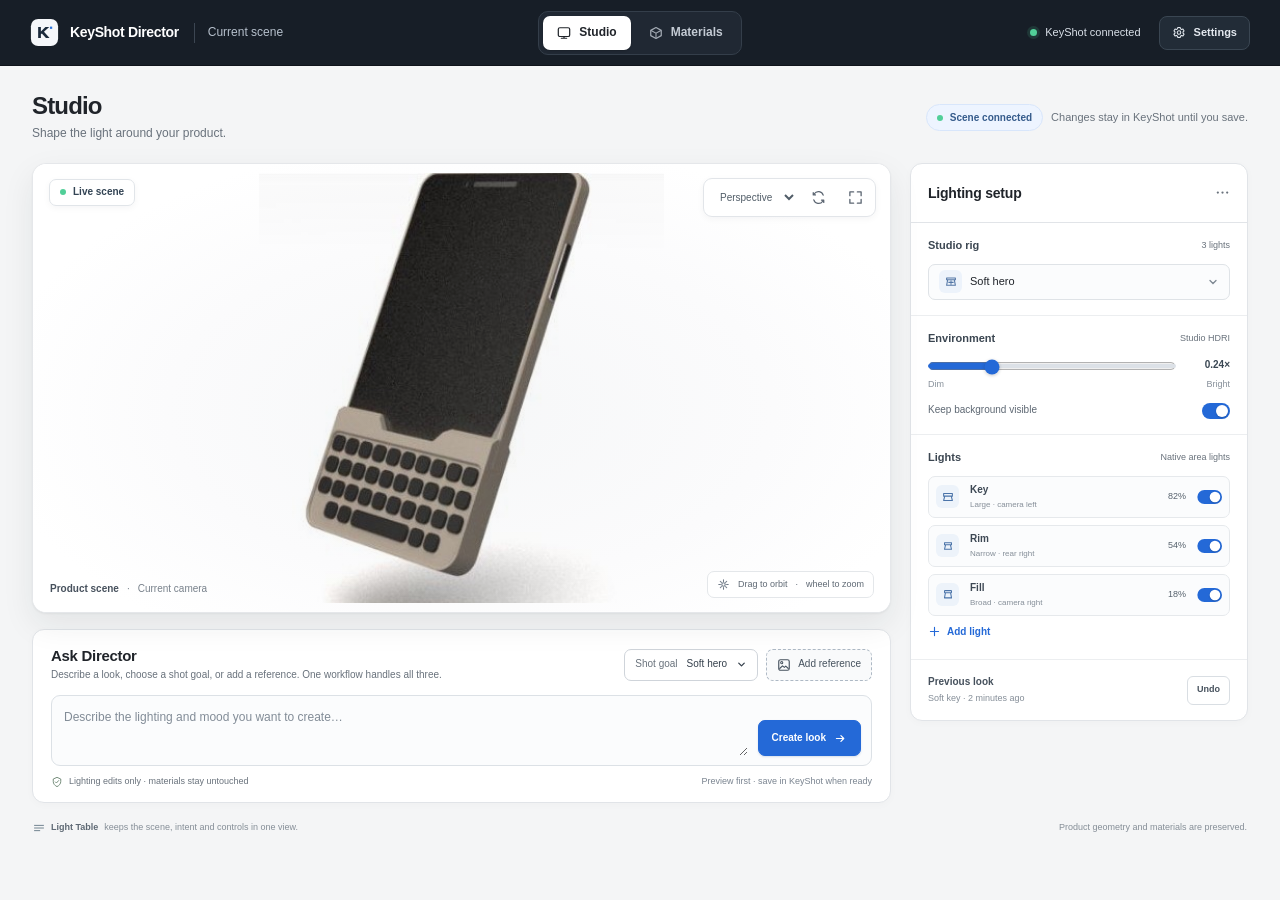
<file: docs/ui-redesign-concept/index.html>
<!doctype html>
<html lang="en">
<head>
  <meta charset="utf-8">
  <meta name="viewport" content="width=device-width, initial-scale=1">
  <title>KeyShot Director — redesign concept</title>
  <style>
    :root {
      color-scheme: light;
      --ink: #20242a;
      --ink-soft: #48515c;
      --muted: #69727c;
      --faint: #8b949e;
      --line: #e1e4e8;
      --line-strong: #cfd4da;
      --paper: #f4f5f6;
      --surface: #fff;
      --surface-soft: #f8f9fa;
      --nav: #171e27;
      --nav-muted: #b6c0cc;
      --blue: #2469d7;
      --blue-hover: #175abf;
      --blue-soft: #eef4ff;
      --green: #19a36c;
      --green-soft: #e9f7f0;
      --amber: #b46b14;
      --r-sm: 8px;
      --r-md: 12px;
      --r-lg: 16px;
      --shadow-stage: 0 12px 32px rgba(25, 32, 42, .08), 0 1px 2px rgba(25, 32, 42, .05);
      --shadow-pop: 0 8px 24px rgba(25, 32, 42, .10), 0 1px 3px rgba(25, 32, 42, .08);
      font-family: Inter, "Segoe UI", -apple-system, BlinkMacSystemFont, Arial, sans-serif;
      font-synthesis: none;
      text-rendering: optimizeLegibility;
      -webkit-font-smoothing: antialiased;
      -moz-osx-font-smoothing: grayscale;
    }
    * { box-sizing: border-box; }
    body { margin: 0; min-width: 360px; background: var(--paper); color: var(--ink); font-size: 13px; line-height: 1.45; }
    button, input, textarea, select { font: inherit; color: inherit; }
    button { cursor: pointer; }
    button:focus-visible, input:focus-visible, textarea:focus-visible, select:focus-visible { outline: 3px solid #78a8f4; outline-offset: 2px; }
    ::selection { background: #cfe0ff; color: #142848; }
    .topbar { height: 66px; display: grid; grid-template-columns: 1fr auto 1fr; align-items: center; gap: 24px; padding: 0 30px; background: var(--nav); color: #fff; border-bottom: 1px solid #0f141b; }
    .brand { min-width: 0; display: flex; align-items: center; gap: 11px; }
    .brand-mark { width: 29px; height: 29px; flex: none; display: block; }
    .brand-name { font-size: 14px; font-weight: 660; letter-spacing: -.025em; white-space: nowrap; }
    .brand-divider { height: 20px; width: 1px; background: #3c4652; margin: 0 2px 0 4px; }
    .scene-name { overflow: hidden; color: var(--nav-muted); font-size: 12px; text-overflow: ellipsis; white-space: nowrap; }
    .workspace-nav { display: flex; align-items: center; gap: 4px; padding: 4px; border: 1px solid #343e4a; border-radius: 10px; background: #202833; }
    .nav-button { display: inline-flex; align-items: center; gap: 8px; height: 34px; padding: 0 14px; color: #c4cbd4; background: transparent; border: 0; border-radius: 7px; font-size: 12px; font-weight: 570; transition: background .18s ease, color .18s ease; }
    .nav-button svg { opacity: .8; }
    .nav-button:hover { color: #fff; background: #2b3541; }
    .nav-button[aria-current="page"] { color: #20242a; background: #fff; box-shadow: 0 1px 2px #0003; }
    .nav-button[aria-current="page"] svg { opacity: 1; }
    .top-actions { display: flex; align-items: center; justify-content: flex-end; gap: 18px; }
    .connection { display: inline-flex; align-items: center; gap: 8px; color: #d9e0e8; font-size: 11px; white-space: nowrap; }
    .connection-dot { width: 7px; height: 7px; border-radius: 50%; background: #51cf98; box-shadow: 0 0 0 3px rgba(81, 207, 152, .14); }
    .top-button { display: inline-flex; align-items: center; gap: 8px; height: 34px; padding: 0 12px; color: #e4e9ef; background: #222c37; border: 1px solid #3a4652; border-radius: 8px; font-size: 11px; font-weight: 550; }
    .top-button:hover { background: #2b3744; }
    .shell { max-width: 1710px; margin: 0 auto; padding: 27px 32px 32px; }
    .workspace-heading { display: flex; align-items: center; justify-content: space-between; gap: 20px; margin-bottom: 20px; }
    .workspace-heading h1 { margin: 0; font-size: 24px; line-height: 1.1; font-weight: 650; letter-spacing: -.035em; }
    .workspace-heading p { margin: 6px 0 0; color: var(--muted); font-size: 12px; }
    .heading-meta { display: flex; align-items: center; gap: 8px; color: var(--muted); font-size: 11px; }
    .meta-pill { display: inline-flex; align-items: center; gap: 7px; height: 27px; padding: 0 10px; color: #355b8b; background: #edf4ff; border: 1px solid #d8e6fb; border-radius: 999px; font-size: 10px; font-weight: 580; }
    .meta-pill .connection-dot { width: 6px; height: 6px; box-shadow: none; }
    .studio-layout { display: grid; grid-template-columns: minmax(0, 1fr) 338px; gap: 19px; align-items: start; }
    .main-column { min-width: 0; }
    .stage { position: relative; height: clamp(430px, 50vh, 525px); overflow: hidden; background: #fff; border: 1px solid #e5e7ea; border-radius: 14px; box-shadow: var(--shadow-stage); }
    .stage::after { content: ""; position: absolute; inset: 0; pointer-events: none; border-radius: inherit; box-shadow: inset 0 0 0 1px rgba(255,255,255,.6); }
    .stage-image-wrap { position: absolute; inset: 0; display: flex; align-items: center; justify-content: center; overflow: hidden; background: radial-gradient(ellipse at 51% 55%, #f6f7f8 0, #fbfbfc 49%, #fff 78%); }
    .stage-image { display: block; height: 96%; max-width: 58%; object-fit: contain; mix-blend-mode: multiply; user-select: none; }
    .stage-top-left { position: absolute; z-index: 1; top: 15px; left: 16px; display: flex; align-items: center; gap: 9px; }
    .live-chip { display: inline-flex; align-items: center; gap: 7px; height: 27px; padding: 0 10px; color: #334454; background: rgba(255,255,255,.94); border: 1px solid #e1e5e9; border-radius: 7px; font-size: 10px; font-weight: 570; box-shadow: 0 2px 7px #1822300b; }
    .live-chip .connection-dot { width: 6px; height: 6px; box-shadow: none; }
    .stage-top-right { position: absolute; z-index: 1; top: 14px; right: 14px; display: flex; align-items: center; gap: 6px; padding: 4px; background: rgba(255,255,255,.94); border: 1px solid #e2e5e9; border-radius: 9px; box-shadow: 0 2px 7px #1822300b; }
    .icon-button { width: 31px; height: 29px; display: inline-grid; place-items: center; padding: 0; color: #5c6672; background: transparent; border: 0; border-radius: 6px; }
    .icon-button:hover { color: var(--ink); background: #f0f2f4; }
    .icon-button svg { width: 15px; height: 15px; }
    .stage-select { height: 29px; padding: 0 8px; color: #515d68; background: transparent; border: 0; font-size: 10px; }
    .stage-caption { position: absolute; z-index: 1; left: 17px; bottom: 15px; display: flex; align-items: center; gap: 8px; color: #78818b; font-size: 10px; }
    .stage-caption strong { color: #47515d; font-weight: 580; }
    .orbit-hint { position: absolute; z-index: 1; right: 16px; bottom: 14px; display: flex; align-items: center; gap: 8px; padding: 6px 9px; color: #5f6974; background: rgba(255,255,255,.88); border: 1px solid #e4e7ea; border-radius: 7px; font-size: 9px; }
    .orbit-hint svg { width: 13px; height: 13px; color: #6f7a87; }
    .director-panel { margin-top: 16px; padding: 17px 18px 14px; background: var(--surface); border: 1px solid var(--line); border-radius: var(--r-md); box-shadow: 0 2px 8px rgba(25,32,42,.025); }
    .director-heading { display: flex; align-items: center; justify-content: space-between; gap: 12px; margin-bottom: 13px; }
    .director-heading h2 { margin: 0; font-size: 15px; line-height: 1.2; font-weight: 640; letter-spacing: -.02em; }
    .director-heading p { margin: 3px 0 0; color: var(--muted); font-size: 10px; }
    .director-mode { display: flex; align-items: center; gap: 8px; }
    .select-control { display: inline-flex; align-items: center; gap: 9px; min-height: 32px; padding: 0 10px; color: #35404c; background: #fff; border: 1px solid var(--line-strong); border-radius: 7px; font-size: 10px; font-weight: 540; }
    .select-control .overline { color: var(--muted); font-weight: 450; }
    .reference-button { display: inline-flex; align-items: center; gap: 7px; min-height: 32px; padding: 0 10px; color: #46525e; background: #f9fafb; border: 1px dashed #aeb9c5; border-radius: 7px; font-size: 10px; font-weight: 540; }
    .reference-button:hover { color: var(--blue); background: #f5f8ff; border-color: #7fa6df; }
    .reference-button svg { width: 14px; height: 14px; }
    .composer-field { display: flex; align-items: flex-end; gap: 10px; padding: 10px 10px 9px 12px; background: #fbfcfd; border: 1px solid #dce1e6; border-radius: 9px; transition: border-color .16s ease, box-shadow .16s ease; }
    .composer-field:focus-within { border-color: #82a9e6; box-shadow: 0 0 0 3px rgba(36,105,215,.10); }
    .composer-field textarea { display: block; width: 100%; min-height: 50px; resize: vertical; padding: 2px 0; color: #39434f; background: transparent; border: 0; outline: none; font-size: 12px; line-height: 1.55; }
    .composer-field textarea::placeholder { color: #828c97; }
    .apply-button { flex: none; display: inline-flex; align-items: center; justify-content: center; gap: 8px; min-height: 36px; padding: 0 13px; color: #fff; background: var(--blue); border: 1px solid var(--blue); border-radius: 7px; font-size: 10px; font-weight: 620; box-shadow: 0 1px 2px rgba(20,69,145,.16); }
    .apply-button:hover { background: var(--blue-hover); border-color: var(--blue-hover); }
    .apply-button svg { width: 13px; height: 13px; }
    .composer-footer { display: flex; align-items: center; justify-content: space-between; gap: 12px; margin-top: 9px; color: var(--muted); font-size: 9px; }
    .composer-note { display: inline-flex; align-items: center; gap: 6px; }
    .composer-note svg { width: 12px; height: 12px; color: #68836f; }
    .shortcut { color: #7a8490; }
    .inspector { overflow: hidden; background: var(--surface); border: 1px solid var(--line); border-radius: var(--r-md); box-shadow: 0 2px 8px rgba(25,32,42,.025); }
    .inspector-head { display: flex; align-items: center; justify-content: space-between; min-height: 59px; padding: 0 17px; border-bottom: 1px solid var(--line); }
    .inspector-head h2 { margin: 0; font-size: 14px; font-weight: 640; letter-spacing: -.015em; }
    .more, .dots, .node-menu { display: inline-flex; align-items: center; justify-content: center; color: var(--muted); }
    .more svg, .dots svg, .node-menu svg { width: 15px; height: 15px; }
    .control-section { padding: 15px 17px; border-bottom: 1px solid #eceef0; }
    .control-section:last-child { border-bottom: 0; }
    .section-top { display: flex; align-items: center; justify-content: space-between; gap: 10px; margin-bottom: 10px; }
    .section-top h3 { margin: 0; color: #3b4651; font-size: 11px; font-weight: 610; }
    .section-top span { color: var(--muted); font-size: 9px; }
    .rig-select { width: 100%; height: 36px; display: flex; align-items: center; justify-content: space-between; padding: 0 10px; background: #fbfcfd; border: 1px solid #dfe3e7; border-radius: 7px; font-size: 11px; font-weight: 540; }
    .rig-select .rig-left { display: flex; align-items: center; gap: 8px; }
    .rig-icon { width: 23px; height: 23px; display: grid; place-items: center; color: #5578a7; background: #edf3fb; border-radius: 6px; }
    .rig-icon svg { width: 14px; height: 14px; }
    .rig-select .chevron { color: #7d8792; }
    .range-line { display: flex; align-items: center; gap: 10px; }
    .range-line input { min-width: 0; flex: 1; accent-color: var(--blue); }
    input[type="range"] { height: 18px; margin: 0; background: transparent; }
    input[type="range"]::-webkit-slider-runnable-track { height: 4px; background: linear-gradient(to right, var(--blue) 0 24%, #dce1e7 24% 100%); border-radius: 999px; }
    input[type="range"]::-webkit-slider-thumb { appearance: none; width: 13px; height: 13px; margin-top: -4.5px; background: #fff; border: 2px solid var(--blue); border-radius: 50%; box-shadow: 0 1px 3px #19202a30; }
    .range-value { min-width: 44px; color: #3a4753; text-align: right; font-size: 10px; font-variant-numeric: tabular-nums; font-weight: 580; }
    .range-labels { display: flex; justify-content: space-between; margin-top: 3px; color: #87909a; font-size: 9px; }
    .micro-toggle { display: flex; align-items: center; justify-content: space-between; gap: 10px; margin-top: 12px; color: #5e6873; font-size: 10px; }
    .switch { position: relative; width: 28px; height: 16px; flex: none; appearance: none; margin: 0; background: #c8ced5; border: 0; border-radius: 999px; cursor: pointer; }
    .switch::after { content: ""; position: absolute; top: 2px; left: 2px; width: 12px; height: 12px; background: #fff; border-radius: 50%; box-shadow: 0 1px 2px #0003; transition: transform .17s ease; }
    .switch:checked { background: var(--blue); }
    .switch:checked::after { transform: translateX(12px); }
    .light-list { display: grid; gap: 7px; }
    .light-row { display: grid; grid-template-columns: 26px 1fr auto 28px; align-items: center; gap: 8px; min-height: 42px; padding: 5px 7px; background: #fbfcfd; border: 1px solid #e6e9ec; border-radius: 7px; }
    .light-role { width: 23px; height: 23px; display: grid; place-items: center; color: #4b74a9; background: #edf3fa; border-radius: 6px; }
    .light-role svg { width: 14px; height: 14px; }
    .light-name { color: #3d4854; font-size: 10px; font-weight: 570; }
    .light-desc { display: block; margin-top: 1px; color: #858e98; font-size: 8px; font-weight: 400; }
    .light-power { color: #56616c; font-size: 9px; font-variant-numeric: tabular-nums; }
    .light-row .switch { transform: scale(.88); transform-origin: right center; }
    .add-light { display: inline-flex; align-items: center; gap: 6px; margin-top: 9px; padding: 0; color: var(--blue); background: transparent; border: 0; font-size: 10px; font-weight: 560; }
    .add-light svg { width: 13px; height: 13px; }
    .recovery-row { display: flex; align-items: center; justify-content: space-between; gap: 10px; }
    .recovery-copy { min-width: 0; }
    .recovery-copy strong { display: block; color: #46515d; font-size: 10px; font-weight: 570; }
    .recovery-copy span { display: block; margin-top: 2px; color: #858e98; font-size: 9px; }
    .undo-button { min-height: 29px; padding: 0 9px; color: #46515d; background: #fff; border: 1px solid #d9dee3; border-radius: 6px; font-size: 9px; font-weight: 550; }
    .undo-button:hover { background: #f5f6f7; }
    .materials-layout { display: grid; grid-template-columns: 224px minmax(0, 1fr) 304px; gap: 16px; align-items: stretch; }
    .library-panel, .material-center, .material-inspector { min-width: 0; background: var(--surface); border: 1px solid var(--line); border-radius: var(--r-md); box-shadow: 0 2px 8px rgba(25,32,42,.025); }
    .library-panel { padding: 16px 13px; }
    .library-head { display: flex; align-items: center; justify-content: space-between; margin-bottom: 12px; }
    .library-head h2 { margin: 0; font-size: 13px; font-weight: 630; }
    .tiny-count { color: #89929b; font-size: 9px; }
    .search { width: 100%; height: 33px; display: flex; align-items: center; gap: 7px; padding: 0 9px; background: #fbfcfd; border: 1px solid #e0e4e8; border-radius: 7px; }
    .search svg { width: 13px; height: 13px; color: #77818c; }
    .search input { width: 100%; padding: 0; background: transparent; border: 0; outline: none; font-size: 10px; }
    .search input::placeholder { color: #8a939c; }
    .library-tabs { display: grid; grid-template-columns: 1fr 1fr; gap: 2px; margin: 12px 0; padding: 3px; background: #f1f3f5; border-radius: 7px; }
    .library-tab { min-height: 27px; padding: 0 4px; color: #69737d; background: transparent; border: 0; border-radius: 5px; font-size: 9px; }
    .library-tab.active { color: #35404c; background: white; box-shadow: 0 1px 3px #1d27320e; font-weight: 590; }
    .library-label { margin: 17px 0 7px; color: #79838d; font-size: 9px; font-weight: 570; }
    .material-item { display: grid; grid-template-columns: 40px 1fr 14px; align-items: center; gap: 9px; min-height: 58px; padding: 6px; border: 1px solid transparent; border-radius: 8px; }
    .material-item.selected { background: #f2f6fc; border-color: #d4e2f5; }
    .material-item + .material-item { margin-top: 3px; }
    .material-thumb { position: relative; width: 38px; height: 38px; overflow: hidden; border-radius: 8px; background: #a8a49e; }
    .material-thumb::before { content: ""; position: absolute; inset: 5px; border-radius: 50%; background: radial-gradient(circle at 31% 26%, rgba(255,255,255,.82), rgba(255,255,255,.12) 24%, transparent 26%), radial-gradient(circle at 67% 72%, #25292d 0, #090c10 58%, #32373b 100%); box-shadow: inset -4px -6px 10px #0008, inset 2px 1px 4px #fff8; }
    .material-thumb.plastic { background: #d5d1c9; }
    .material-thumb.realistic::before { background: radial-gradient(circle at 32% 24%, #fff 0, #ffffff80 10%, transparent 26%), radial-gradient(circle at 68% 68%, #888b8f 0, #3e4248 60%, #11151b 100%); }
    .material-thumb.aluminum { background: #bcc2c8; }
    .material-thumb.aluminum::before { background: radial-gradient(circle at 30% 22%, #fff 0, #eef0f3 17%, #a5abb1 38%, #4d5359 64%, #c8cdd1 100%); }
    .material-thumb.glass { background: #dce8ee; }
    .material-thumb.glass::before { background: radial-gradient(circle at 30% 22%, #fff 0, #ffffffd9 11%, #8cb3c5 32%, #324754 70%, #d8eef5 100%); box-shadow: inset 0 0 7px #fff; }
    .material-item-copy { min-width: 0; }
    .material-item-copy strong { display: block; overflow: hidden; color: #3b4651; font-size: 10px; font-weight: 590; text-overflow: ellipsis; white-space: nowrap; }
    .material-item-copy span { display: block; margin-top: 2px; color: #808a94; font-size: 8px; }
    .selected-check { width: 14px; height: 14px; display: grid; place-items: center; color: var(--blue); }
    .selected-check svg { width: 13px; height: 13px; }
    .add-material { width: 100%; display: inline-flex; align-items: center; justify-content: center; gap: 7px; min-height: 33px; margin-top: 15px; color: #4b5967; background: #fff; border: 1px dashed #bac3cc; border-radius: 7px; font-size: 9px; font-weight: 550; }
    .add-material:hover { background: #f8fafc; border-color: #8498af; }
    .material-center { display: grid; grid-template-rows: minmax(270px, 1fr) 310px; overflow: hidden; }
    .material-preview { position: relative; min-height: 290px; overflow: hidden; background: #fbfbfc; border-bottom: 1px solid var(--line); }
    .preview-toolbar { position: absolute; z-index: 1; top: 12px; left: 14px; right: 14px; display: flex; align-items: center; justify-content: space-between; gap: 10px; }
    .preview-part { display: flex; align-items: center; gap: 8px; color: #4c5864; font-size: 10px; }
    .part-marker { width: 7px; height: 7px; border-radius: 2px; background: #2d77d2; box-shadow: 0 0 0 3px #dceaff; }
    .preview-state { padding: 4px 8px; color: #68727d; background: #fff; border: 1px solid #e3e6e9; border-radius: 6px; font-size: 9px; }
    .material-preview-image { position: absolute; inset: 0; display: flex; align-items: center; justify-content: center; background: #fff; }
    .material-preview-image img { display: block; height: min(88%, 330px); max-width: 62%; object-fit: contain; mix-blend-mode: multiply; }
    .preview-bottom { position: absolute; z-index: 1; right: 13px; bottom: 12px; left: 13px; display: flex; align-items: center; justify-content: space-between; gap: 10px; color: #77818c; font-size: 9px; }
    .part-selector { display: inline-flex; align-items: center; gap: 7px; padding: 5px 8px; color: #52606d; background: rgba(255,255,255,.9); border: 1px solid #e2e6e9; border-radius: 6px; }
    .graph { position: relative; min-height: 300px; background: #f7f8f9; }
    .graph-head { position: absolute; z-index: 2; top: 0; left: 0; right: 0; height: 43px; display: flex; align-items: center; justify-content: space-between; padding: 0 14px; background: #fff; border-bottom: 1px solid #e5e8eb; }
    .graph-head h3 { margin: 0; color: #3c4652; font-size: 10px; font-weight: 610; }
    .graph-actions { display: flex; align-items: center; gap: 7px; }
    .graph-action { display: inline-flex; align-items: center; gap: 5px; min-height: 25px; padding: 0 8px; color: #52606c; background: #fff; border: 1px solid #dfe3e7; border-radius: 5px; font-size: 8px; }
    .graph-action svg { width: 11px; height: 11px; }
    .graph-action.primary { color: #fff; background: #263646; border-color: #263646; }
    .graph-canvas { position: absolute; inset: 43px 0 0; overflow: hidden; background-color: #f8f9fa; background-image: radial-gradient(#d6dce2 0.7px, transparent 0.7px); background-size: 16px 16px; }
    .wires { position: absolute; inset: 0; width: 100%; height: 100%; pointer-events: none; }
    .node { position: absolute; z-index: 1; width: 126px; min-height: 61px; overflow: hidden; background: #fff; border: 1px solid #cfd6dd; border-radius: 7px; box-shadow: 0 3px 9px #1d27320d; }
    .node.selected { border-color: #5a8ed5; box-shadow: 0 0 0 2px rgba(36,105,215,.10), 0 4px 10px #1d273211; }
    .node-head { display: flex; align-items: center; justify-content: space-between; min-height: 23px; padding: 0 8px; color: #46515d; background: #f1f3f5; border-bottom: 1px solid #e4e7ea; font-size: 8px; font-weight: 590; }
    .node-body { padding: 6px 8px 7px; color: #71808d; font-size: 8px; }
    .node-port { display: flex; align-items: center; gap: 6px; min-height: 15px; }
    .port-dot { width: 7px; height: 7px; flex: none; border: 1px solid #a6b1bc; border-radius: 50%; background: #fff; }
    .node-value { display: flex; align-items: center; justify-content: space-between; gap: 7px; margin-top: 4px; padding: 4px 5px; color: #415161; background: #f7f9fb; border: 1px solid #e8ebee; border-radius: 4px; font-variant-numeric: tabular-nums; }
    .node.spots { left: 4%; top: 46%; width: 108px; }
    .node.height { left: 26%; top: 31%; width: 126px; }
    .node.plastic { left: 51%; top: 28%; width: 151px; min-height: 100px; }
    .node.displace { left: 28%; top: 63%; width: 135px; }
    .node.output { right: 4%; top: 36%; width: 108px; }
    .output-row { display: flex; align-items: center; justify-content: space-between; min-height: 19px; color: #5e6a76; font-size: 8px; }
    .output-row span:last-child { color: #3e5368; }
    .material-inspector { overflow: hidden; }
    .material-title { display: flex; align-items: center; gap: 10px; padding: 14px 14px 13px; border-bottom: 1px solid var(--line); }
    .material-title .material-thumb { width: 38px; height: 38px; flex: none; }
    .material-title h2 { margin: 0; color: #28313a; font-size: 13px; font-weight: 630; letter-spacing: -.02em; }
    .material-title p { margin: 3px 0 0; color: #78838d; font-size: 9px; }
    .material-title .dots { margin-left: auto; color: #77818c; }
    .mat-section { padding: 13px 14px; border-bottom: 1px solid #eceef0; }
    .mat-section:last-child { border-bottom: 0; }
    .mat-section h3 { margin: 0 0 10px; color: #53606c; font-size: 9px; font-weight: 610; }
    .prop-row { display: grid; grid-template-columns: 1fr auto; align-items: center; gap: 8px; min-height: 28px; color: #5a6570; font-size: 9px; }
    .prop-value { display: flex; align-items: center; gap: 7px; color: #3e4954; font-size: 9px; font-variant-numeric: tabular-nums; }
    .color-chip { width: 17px; height: 17px; background: #beb8ac; border: 1px solid #c4c0b8; border-radius: 4px; }
    .mini-range { width: 78px; height: 3px; background: #dfe3e7; border-radius: 99px; }
    .mini-range i { display: block; height: 3px; background: #7296c4; border-radius: inherit; }
    .map-row { display: flex; align-items: center; justify-content: space-between; gap: 8px; min-height: 31px; padding: 0 7px; background: #fafbfc; border: 1px solid #e8ebee; border-radius: 6px; }
    .map-name { display: flex; align-items: center; gap: 7px; color: #596570; font-size: 9px; }
    .map-dot { width: 7px; height: 7px; border-radius: 2px; background: #8d9ba9; }
    .map-state { color: #78838d; font-size: 8px; }
    .displacement-box { padding: 9px; margin-top: 8px; background: #f6f8fb; border: 1px solid #dfe7f0; border-radius: 7px; }
    .displacement-head { display: flex; align-items: center; justify-content: space-between; gap: 8px; margin-bottom: 7px; }
    .displacement-head strong { color: #43515f; font-size: 9px; font-weight: 600; }
    .geometry-tag { padding: 3px 6px; color: #416696; background: #e8f1fd; border-radius: 4px; font-size: 8px; font-weight: 570; }
    .displacement-box .prop-row { min-height: 23px; }
    .safe-note { display: flex; align-items: flex-start; gap: 6px; margin-top: 7px; color: #687583; font-size: 8px; line-height: 1.45; }
    .safe-note svg { width: 12px; height: 12px; flex: none; color: #618351; }
    .execute-button { width: 100%; min-height: 32px; margin-top: 9px; color: #fff; background: #263646; border: 1px solid #263646; border-radius: 6px; font-size: 9px; font-weight: 580; }
    .execute-button:hover { background: #344b61; }
    .hidden { display: none !important; }
    .bottom-note { display: flex; align-items: center; justify-content: space-between; gap: 12px; margin: 18px 1px 0; color: #858e97; font-size: 9px; }
    .bottom-note strong { color: #5e6974; font-weight: 560; }
    .bottom-note span { display: inline-flex; align-items: center; gap: 6px; }
    .bottom-note svg { width: 12px; height: 12px; color: #667987; }
    @media (max-width: 1200px) {
      .shell { padding: 23px 22px 28px; }
      .studio-layout { grid-template-columns: minmax(0, 1fr) 315px; gap: 14px; }
      .materials-layout { grid-template-columns: 192px minmax(0, 1fr) 280px; gap: 12px; }
      .topbar { padding: 0 22px; }
      .scene-name, .brand-divider { display: none; }
    }
    @media (max-width: 940px) {
      .topbar { grid-template-columns: 1fr auto; height: auto; min-height: 62px; padding: 10px 16px; }
      .workspace-nav { grid-row: 2; grid-column: 1 / -1; justify-self: stretch; justify-content: center; }
      .top-actions { grid-column: 2; grid-row: 1; }
      .connection { font-size: 0; gap: 0; }
      .shell { padding: 18px 16px 24px; }
      .studio-layout { grid-template-columns: 1fr; }
      .stage { height: min(58vw, 500px); min-height: 340px; }
      .inspector { display: grid; grid-template-columns: repeat(2, minmax(0,1fr)); }
      .inspector-head { grid-column: 1 / -1; }
      .control-section:nth-child(2) { border-right: 1px solid #eceef0; }
      .materials-layout { grid-template-columns: 1fr 300px; }
      .library-panel { grid-column: 1 / -1; display: grid; grid-template-columns: 1fr 1fr; gap: 8px 20px; }
      .library-head, .search, .library-tabs { grid-column: 1 / -1; }
      .library-label { margin: 4px 0; }
      .material-item + .material-item { margin-top: 0; }
      .add-material { grid-column: 1 / -1; }
    }
    @media (max-width: 620px) {
      .topbar { grid-template-columns: 1fr auto; gap: 10px; }
      .brand-name { font-size: 12px; }
      .top-button { width: 34px; justify-content: center; padding: 0; font-size: 0; }
      .top-button svg { width: 16px; height: 16px; }
      .nav-button { flex: 1; justify-content: center; }
      .workspace-heading { align-items: flex-start; }
      .workspace-heading h1 { font-size: 22px; }
      .heading-meta .hide-small { display: none; }
      .stage { height: 65vw; min-height: 290px; max-height: 390px; border-radius: 11px; }
      .stage-image { height: 86%; max-width: 77%; }
      .stage-top-right { top: 9px; right: 9px; }
      .stage-top-left { top: 10px; left: 10px; }
      .stage-caption { left: 11px; bottom: 10px; }
      .orbit-hint { display: none; }
      .director-panel { padding: 14px 12px 12px; }
      .director-heading { align-items: flex-start; }
      .director-heading p { max-width: 245px; }
      .director-mode { flex-wrap: wrap; justify-content: flex-end; }
      .select-control { max-width: 166px; }
      .composer-field { display: block; }
      .composer-field textarea { min-height: 62px; }
      .apply-button { width: 100%; margin-top: 8px; }
      .composer-footer { align-items: flex-start; }
      .inspector { display: block; }
      .control-section:nth-child(2) { border-right: 0; }
      .materials-layout { grid-template-columns: 1fr; }
      .library-panel { grid-column: auto; display: block; }
      .material-center { grid-template-rows: 300px 290px; }
      .material-inspector { display: grid; grid-template-columns: 1fr 1fr; }
      .material-title { grid-column: 1 / -1; }
      .mat-section:nth-child(2) { border-right: 1px solid #eceef0; }
      .bottom-note { align-items: flex-start; flex-direction: column; }
    }
    @media (prefers-reduced-motion: reduce) { *, *::before, *::after { scroll-behavior: auto !important; transition-duration: .01ms !important; animation-duration: .01ms !important; animation-iteration-count: 1 !important; } }
  </style>
</head>
<body>
  <header class="topbar">
    <div class="brand">
      <svg class="brand-mark" viewBox="0 0 32 32" aria-hidden="true"><rect x="1" y="1" width="30" height="30" rx="8" fill="#f5f7fa"/><path d="M9 22V10h3v4.8l5-4.8h4.2l-5.8 5.2 6.2 6.8h-4l-4.5-5-1.1 1V22H9Z" fill="#1b2a3b"/><path d="M22 9.5h2.5v2.5H22z" fill="#2c74dc"/></svg>
      <span class="brand-name">KeyShot Director</span>
      <span class="brand-divider"></span>
      <span class="scene-name">Current scene</span>
    </div>
    <nav class="workspace-nav" aria-label="Workspaces">
      <button class="nav-button" type="button" data-view="studio" aria-current="page">
        <svg width="14" height="14" viewBox="0 0 16 16" fill="none" aria-hidden="true"><rect x="1.5" y="2" width="13" height="10" rx="1.8" stroke="currentColor" stroke-width="1.4"/><path d="M5 14h6M8 12v2" stroke="currentColor" stroke-width="1.4" stroke-linecap="round"/></svg>Studio
      </button>
      <button class="nav-button" type="button" data-view="materials" aria-current="false">
        <svg width="14" height="14" viewBox="0 0 16 16" fill="none" aria-hidden="true"><path d="M8 1.8 14 5v6l-6 3.2L2 11V5l6-3.2Z" stroke="currentColor" stroke-width="1.4" stroke-linejoin="round"/><path d="m2.4 5.2 5.6 3 5.6-3M8 8.2v5.5" stroke="currentColor" stroke-width="1.2"/></svg>Materials
      </button>
    </nav>
    <div class="top-actions">
      <span class="connection"><i class="connection-dot"></i>KeyShot connected</span>
      <button class="top-button" type="button" aria-label="Settings"><svg width="14" height="14" viewBox="0 0 16 16" fill="none" aria-hidden="true"><path d="M6.7 1.7h2.6l.4 1.6c.5.2.9.4 1.3.7l1.5-.6 1.3 2.2-1.2 1.1c.1.5.1 1 0 1.5l1.2 1.1-1.3 2.2-1.5-.6c-.4.3-.8.5-1.3.7l-.4 1.6H6.7l-.4-1.6c-.5-.2-.9-.4-1.3-.7l-1.5.6-1.3-2.2 1.2-1.1a5 5 0 0 1 0-1.5L2.2 5.6l1.3-2.2 1.5.6c.4-.3.8-.5 1.3-.7l.4-1.6Z" stroke="currentColor" stroke-width="1.2" stroke-linejoin="round"/><circle cx="8" cy="7.5" r="2" stroke="currentColor" stroke-width="1.2"/></svg>Settings</button>
    </div>
  </header>

  <main class="shell">
    <section id="studio-view" class="screen-view" aria-label="Studio workspace">
      <div class="workspace-heading">
        <div><h1>Studio</h1><p>Shape the light around your product.</p></div>
        <div class="heading-meta"><span class="meta-pill"><i class="connection-dot"></i>Scene connected</span><span class="hide-small">Changes stay in KeyShot until you save.</span></div>
      </div>
      <div class="studio-layout">
        <div class="main-column">
          <section class="stage" aria-label="Live KeyShot scene preview">
            <div class="stage-image-wrap"><img class="stage-image" src="assets/keyshot-render-phone.jpg" alt="KeyShot render of a handheld product with an angled display and physical keys"></div>
            <div class="stage-top-left"><span class="live-chip"><i class="connection-dot"></i>Live scene</span></div>
            <div class="stage-top-right">
              <select class="stage-select" aria-label="View mode"><option>Perspective</option></select>
              <button class="icon-button" type="button" aria-label="Refresh preview"><svg viewBox="0 0 16 16" fill="none" aria-hidden="true"><path d="M13 5.5A5.3 5.3 0 0 0 3.5 4L2.4 5.2M2.4 5.2V2.8m0 2.4h2.4M3 10.5A5.3 5.3 0 0 0 12.5 12l1.1-1.2m0 0v2.4m0-2.4h-2.4" stroke="currentColor" stroke-width="1.35" stroke-linecap="round" stroke-linejoin="round"/></svg></button>
              <button class="icon-button" type="button" aria-label="Expand preview"><svg viewBox="0 0 16 16" fill="none" aria-hidden="true"><path d="M6 2H2v4M10 2h4v4M14 10v4h-4M2 10v4h4" stroke="currentColor" stroke-width="1.4" stroke-linecap="round" stroke-linejoin="round"/></svg></button>
            </div>
            <div class="stage-caption"><strong>Product scene</strong><span>·</span><span>Current camera</span></div>
            <div class="orbit-hint"><svg viewBox="0 0 16 16" fill="none" aria-hidden="true"><path d="M8 2.2v2M8 11.8v2M2.2 8h2m7.6 0h2M4 4l1.4 1.4m5.2 5.2L12 12m0-8-1.4 1.4m-5.2 5.2L4 12" stroke="currentColor" stroke-width="1.3" stroke-linecap="round"/><circle cx="8" cy="8" r="2.1" stroke="currentColor" stroke-width="1.3"/></svg>Drag to orbit <span>·</span> wheel to zoom</div>
          </section>

          <section class="director-panel" aria-label="Ask Director">
            <div class="director-heading">
              <div><h2>Ask Director</h2><p>Describe a look, choose a shot goal, or add a reference. One workflow handles all three.</p></div>
              <div class="director-mode">
                <button class="select-control" type="button"><span class="overline">Shot goal</span><span>Soft hero</span><svg width="11" height="11" viewBox="0 0 12 12" fill="none" aria-hidden="true"><path d="m3 4.5 3 3 3-3" stroke="currentColor" stroke-width="1.4" stroke-linecap="round" stroke-linejoin="round"/></svg></button>
                <button class="reference-button" type="button"><svg viewBox="0 0 16 16" fill="none" aria-hidden="true"><rect x="2" y="2" width="12" height="12" rx="2" stroke="currentColor" stroke-width="1.3"/><circle cx="5.4" cy="5.3" r="1.2" stroke="currentColor" stroke-width="1.2"/><path d="m3.1 12 3.2-3.1 2.1 1.8 1.6-1.4 2.9 2.7" stroke="currentColor" stroke-width="1.2" stroke-linecap="round" stroke-linejoin="round"/></svg>Add reference</button>
              </div>
            </div>
            <div class="composer-field">
              <textarea rows="2" aria-label="Describe the look" placeholder="Describe the lighting and mood you want to create…"></textarea>
              <button class="apply-button" type="button">Create look<svg viewBox="0 0 16 16" fill="none" aria-hidden="true"><path d="M3 8h9m-3.5-3.5L12 8l-3.5 3.5" stroke="currentColor" stroke-width="1.5" stroke-linecap="round" stroke-linejoin="round"/></svg></button>
            </div>
            <div class="composer-footer"><span class="composer-note"><svg viewBox="0 0 16 16" fill="none" aria-hidden="true"><path d="M8 1.8 13 4v3.3c0 3.1-2 5.3-5 6.9-3-1.6-5-3.8-5-6.9V4l5-2.2Z" stroke="currentColor" stroke-width="1.2"/><path d="m5.8 7.9 1.4 1.4 3-3.2" stroke="currentColor" stroke-width="1.2" stroke-linecap="round" stroke-linejoin="round"/></svg>Lighting edits only · materials stay untouched</span><span class="shortcut">Preview first · save in KeyShot when ready</span></div>
          </section>
        </div>

        <aside class="inspector" aria-label="Lighting controls">
          <div class="inspector-head"><h2>Lighting setup</h2><span class="more" aria-label="More lighting actions"><svg viewBox="0 0 16 16" fill="currentColor" aria-hidden="true"><circle cx="3" cy="8" r="1.2"/><circle cx="8" cy="8" r="1.2"/><circle cx="13" cy="8" r="1.2"/></svg></span></div>
          <section class="control-section">
            <div class="section-top"><h3>Studio rig</h3><span>3 lights</span></div>
            <button class="rig-select" type="button"><span class="rig-left"><i class="rig-icon"><svg viewBox="0 0 16 16" fill="none" aria-hidden="true"><path d="M3 3.5h10v2H3zM4.2 5.5 3 11.7h10l-1.2-6.2M5 8.4h6" stroke="currentColor" stroke-width="1.25" stroke-linejoin="round"/><path d="M8 6.1v5.2" stroke="currentColor" stroke-width="1.1"/></svg></i>Soft hero</span><svg class="chevron" width="12" height="12" viewBox="0 0 12 12" fill="none" aria-hidden="true"><path d="m3 4.5 3 3 3-3" stroke="currentColor" stroke-width="1.3" stroke-linecap="round"/></svg></button>
          </section>
          <section class="control-section">
            <div class="section-top"><h3>Environment</h3><span>Studio HDRI</span></div>
            <div class="range-line"><input type="range" min="0" max="100" value="24" aria-label="Environment brightness"><span class="range-value">0.24×</span></div>
            <div class="range-labels"><span>Dim</span><span>Bright</span></div>
            <div class="micro-toggle"><span>Keep background visible</span><input class="switch" type="checkbox" checked aria-label="Keep background visible"></div>
          </section>
          <section class="control-section">
            <div class="section-top"><h3>Lights</h3><span>Native area lights</span></div>
            <div class="light-list">
              <div class="light-row"><i class="light-role"><svg viewBox="0 0 16 16" fill="none" aria-hidden="true"><path d="M3 4h10v3H3zM4.3 7 3 12h10l-1.3-5" stroke="currentColor" stroke-width="1.2" stroke-linejoin="round"/></svg></i><span class="light-name">Key<span class="light-desc">Large · camera left</span></span><span class="light-power">82%</span><input class="switch" type="checkbox" checked aria-label="Key light enabled"></div>
              <div class="light-row"><i class="light-role"><svg viewBox="0 0 16 16" fill="none" aria-hidden="true"><path d="M4 4.2h8v2.4H4zM5.2 6.6 4 11.8h8l-1.2-5.2" stroke="currentColor" stroke-width="1.2" stroke-linejoin="round"/></svg></i><span class="light-name">Rim<span class="light-desc">Narrow · rear right</span></span><span class="light-power">54%</span><input class="switch" type="checkbox" checked aria-label="Rim light enabled"></div>
              <div class="light-row"><i class="light-role"><svg viewBox="0 0 16 16" fill="none" aria-hidden="true"><rect x="4" y="3" width="8" height="2.5" rx=".6" stroke="currentColor" stroke-width="1.2"/><path d="m5 5.5-1 5.8h8l-1-5.8" stroke="currentColor" stroke-width="1.2" stroke-linejoin="round"/></svg></i><span class="light-name">Fill<span class="light-desc">Broad · camera right</span></span><span class="light-power">18%</span><input class="switch" type="checkbox" checked aria-label="Fill light enabled"></div>
            </div>
            <button class="add-light" type="button"><svg viewBox="0 0 16 16" fill="none" aria-hidden="true"><path d="M8 3v10M3 8h10" stroke="currentColor" stroke-width="1.4" stroke-linecap="round"/></svg>Add light</button>
          </section>
          <section class="control-section">
            <div class="recovery-row"><div class="recovery-copy"><strong>Previous look</strong><span>Soft key · 2 minutes ago</span></div><button class="undo-button" type="button">Undo</button></div>
          </section>
        </aside>
      </div>
      <div class="bottom-note"><span><svg viewBox="0 0 16 16" fill="none" aria-hidden="true"><path d="M2 4.5h12M2 8h12M2 11.5h7" stroke="currentColor" stroke-width="1.2" stroke-linecap="round"/></svg><strong>Light Table</strong> keeps the scene, intent and controls in one view.</span><span>Product geometry and materials are preserved.</span></div>
    </section>

    <section id="materials-view" class="screen-view hidden" aria-label="Materials workspace">
      <div class="workspace-heading">
        <div><h1>Materials</h1><p>Build and tune finishes on your current scene.</p></div>
        <div class="heading-meta"><span class="meta-pill"><i class="connection-dot"></i>Scene connected</span><span class="hide-small">Source maps stay untouched.</span></div>
      </div>
      <div class="materials-layout">
        <aside class="library-panel" aria-label="Material library">
          <div class="library-head"><h2>Material library</h2><span class="tiny-count">Your collection</span></div>
          <label class="search"><svg viewBox="0 0 16 16" fill="none" aria-hidden="true"><circle cx="7" cy="7" r="4.4" stroke="currentColor" stroke-width="1.3"/><path d="m10.3 10.3 3 3" stroke="currentColor" stroke-width="1.3" stroke-linecap="round"/></svg><input placeholder="Search materials" aria-label="Search materials"></label>
          <div class="library-tabs"><button class="library-tab active" type="button">My materials</button><button class="library-tab" type="button">KeyShot library</button></div>
          <div class="library-label">Custom plastics</div>
          <div class="material-item selected"><div class="material-thumb plastic"></div><div class="material-item-copy"><strong>Advanced Plastic</strong><span>Procedural · 6 maps</span></div><span class="selected-check"><svg viewBox="0 0 16 16" fill="none" aria-hidden="true"><path d="m3.5 8.2 2.8 2.8 6.3-6.5" stroke="currentColor" stroke-width="1.7" stroke-linecap="round" stroke-linejoin="round"/></svg></span></div>
          <div class="material-item"><div class="material-thumb realistic"></div><div class="material-item-copy"><strong>Realistic Plastic</strong><span>Procedural · 4 maps</span></div><span></span></div>
          <div class="library-label">Recent finishes</div>
          <div class="material-item"><div class="material-thumb aluminum"></div><div class="material-item-copy"><strong>Aluminum polish</strong><span>Metal · KeyShot library</span></div><span></span></div>
          <div class="material-item"><div class="material-thumb glass"></div><div class="material-item-copy"><strong>Glass · solid</strong><span>Glass · KeyShot library</span></div><span></span></div>
          <button class="add-material" type="button"><svg width="12" height="12" viewBox="0 0 16 16" fill="none" aria-hidden="true"><path d="M8 3v10M3 8h10" stroke="currentColor" stroke-width="1.4" stroke-linecap="round"/></svg>Add texture set</button>
        </aside>

        <div class="material-center">
          <section class="material-preview" aria-label="Material preview">
            <div class="preview-toolbar"><span class="preview-part"><i class="part-marker"></i>Current scene <span style="color:#9aa2aa">/</span> selected part</span><span class="preview-state">Preview · not saved</span></div>
            <div class="material-preview-image"><img src="assets/keyshot-render-phone.jpg" alt="KeyShot product preview with the selected part shown in its current finish"></div>
            <div class="preview-bottom"><span>Current camera and lighting</span><button class="part-selector" type="button">Select part <svg width="10" height="10" viewBox="0 0 12 12" fill="none" aria-hidden="true"><path d="m3 4.5 3 3 3-3" stroke="currentColor" stroke-width="1.3" stroke-linecap="round"/></svg></button></div>
          </section>
          <section class="graph" aria-label="Material graph">
            <div class="graph-head"><h3>Advanced Plastic · material graph</h3><div class="graph-actions"><button class="graph-action" type="button"><svg viewBox="0 0 16 16" fill="none" aria-hidden="true"><path d="M3 3h10v10H3zM5.5 5.5h5v5h-5z" stroke="currentColor" stroke-width="1.2"/></svg>Fit graph</button><button class="graph-action primary" type="button"><svg viewBox="0 0 16 16" fill="none" aria-hidden="true"><path d="M8 2.5v11M2.5 8h11" stroke="currentColor" stroke-width="1.4" stroke-linecap="round"/></svg>Add node</button></div></div>
            <div class="graph-canvas">
              <svg class="wires" viewBox="0 0 800 265" preserveAspectRatio="none" aria-hidden="true">
                <path d="M106 136 C145 136 145 90 207 90" fill="none" stroke="#8796a4" stroke-width="2"/>
                <path d="M335 97 C372 97 375 91 408 91" fill="none" stroke="#8796a4" stroke-width="2"/>
                <path d="M560 112 C602 112 599 122 659 122" fill="none" stroke="#8796a4" stroke-width="2"/>
                <path d="M106 151 C152 151 157 202 222 202" fill="none" stroke="#8796a4" stroke-width="2"/>
                <path d="M361 203 C485 203 500 165 659 165" fill="none" stroke="#8796a4" stroke-width="2"/>
                <circle cx="106" cy="136" r="4" fill="#fff" stroke="#8796a4" stroke-width="2"/><circle cx="207" cy="90" r="4" fill="#fff" stroke="#8796a4" stroke-width="2"/><circle cx="408" cy="91" r="4" fill="#fff" stroke="#8796a4" stroke-width="2"/><circle cx="659" cy="122" r="4" fill="#fff" stroke="#8796a4" stroke-width="2"/><circle cx="222" cy="202" r="4" fill="#fff" stroke="#8796a4" stroke-width="2"/><circle cx="659" cy="165" r="4" fill="#fff" stroke="#8796a4" stroke-width="2"/>
              </svg>
              <div class="node spots"><div class="node-head">Spots</div><div class="node-body"><div class="node-port"><i class="port-dot"></i>Texture</div><div class="node-value">Scale <span>0.30 mm</span></div></div></div>
              <div class="node height"><div class="node-head">Color to Number</div><div class="node-body"><div class="node-port"><i class="port-dot"></i>Input</div><div class="node-port"><i class="port-dot"></i>Height signal</div></div></div>
              <div class="node plastic selected"><div class="node-head">Plastic</div><div class="node-body"><div class="node-port"><i class="port-dot"></i>Diffuse</div><div class="node-port"><i class="port-dot"></i>Specular</div><div class="node-port"><i class="port-dot"></i>Roughness</div><div class="node-port"><i class="port-dot"></i>Bump height</div></div></div>
              <div class="node displace"><div class="node-head">Displace</div><div class="node-body"><div class="node-port"><i class="port-dot"></i>Height</div><div class="node-value">Amount <span>0.01 mm</span></div></div></div>
              <div class="node output"><div class="node-head">Material output</div><div class="node-body"><div class="output-row"><span>Surface</span><span>Connected</span></div><div class="output-row"><span>Geometry</span><span>Connected</span></div></div></div>
            </div>
          </section>
        </div>

        <aside class="material-inspector" aria-label="Material properties">
          <div class="material-title"><div class="material-thumb plastic"></div><div><h2>Advanced Plastic</h2><p>Selected material · 1 part</p></div><span class="dots" aria-label="More material actions"><svg viewBox="0 0 16 16" fill="currentColor" aria-hidden="true"><circle cx="3" cy="8" r="1.2"/><circle cx="8" cy="8" r="1.2"/><circle cx="13" cy="8" r="1.2"/></svg></span></div>
          <section class="mat-section"><h3>Surface</h3>
            <div class="prop-row"><span>Diffuse color</span><span class="prop-value"><i class="color-chip"></i>#BEB8AC</span></div>
            <div class="prop-row"><span>Roughness</span><span class="prop-value"><i class="mini-range"><i style="width:28%"></i></i>0.28</span></div>
            <div class="prop-row"><span>Specular</span><span class="prop-value"><i class="mini-range"><i style="width:64%"></i></i>0.64</span></div>
          </section>
          <section class="mat-section"><h3>Texture maps</h3>
            <div class="map-row"><span class="map-name"><i class="map-dot" style="background:#a58b62"></i>Color</span><span class="map-state">Connected</span></div>
            <div class="map-row" style="margin-top:6px"><span class="map-name"><i class="map-dot" style="background:#7c8e9f"></i>Bump · Spots</span><span class="map-state">0.06 mm</span></div>
            <div class="safe-note"><svg viewBox="0 0 16 16" fill="none" aria-hidden="true"><path d="M8 1.8 13 4v3.3c0 3.1-2 5.3-5 6.9-3-1.6-5-3.8-5-6.9V4l5-2.2Z" stroke="currentColor" stroke-width="1.2"/><path d="m5.8 7.9 1.4 1.4 3-3.2" stroke="currentColor" stroke-width="1.2" stroke-linecap="round" stroke-linejoin="round"/></svg>Original texture files are preserved.</div>
          </section>
          <section class="mat-section"><h3>Geometry relief</h3>
            <div class="displacement-box"><div class="displacement-head"><strong>Displacement</strong><span class="geometry-tag">Geometry</span></div><div class="prop-row"><span>Height input</span><span class="prop-value">Grayscale map</span></div><div class="prop-row"><span>Amount</span><span class="prop-value">0.01 mm</span></div></div>
            <button class="execute-button" type="button">Execute geometry</button>
            <div class="safe-note"><svg viewBox="0 0 16 16" fill="none" aria-hidden="true"><circle cx="8" cy="8" r="6" stroke="currentColor" stroke-width="1.2"/><path d="M8 7v3.5M8 5.1v.1" stroke="currentColor" stroke-width="1.2" stroke-linecap="round"/></svg>Subtle relief is previewed in millimeters; execution is explicit.</div>
          </section>
        </aside>
      </div>
      <div class="bottom-note"><span><svg viewBox="0 0 16 16" fill="none" aria-hidden="true"><path d="M2 4.5h12M2 8h12M2 11.5h7" stroke="currentColor" stroke-width="1.2" stroke-linecap="round"/></svg><strong>Same workspace system</strong> carries the scene-first rhythm into Material Lab.</span><span>Material and geometry changes remain explicit.</span></div>
    </section>
  </main>

  <script>
    const navButtons = [...document.querySelectorAll('[data-view]')];
    const views = { studio: document.getElementById('studio-view'), materials: document.getElementById('materials-view') };
    for (const button of navButtons) {
      button.addEventListener('click', () => {
        const target = button.dataset.view;
        for (const item of navButtons) item.setAttribute('aria-current', String(item === button));
        for (const [name, view] of Object.entries(views)) view.classList.toggle('hidden', name !== target);
        window.scrollTo({ top: 0, behavior: 'smooth' });
      });
    }
  </script>
</body>
</html>
</file>
